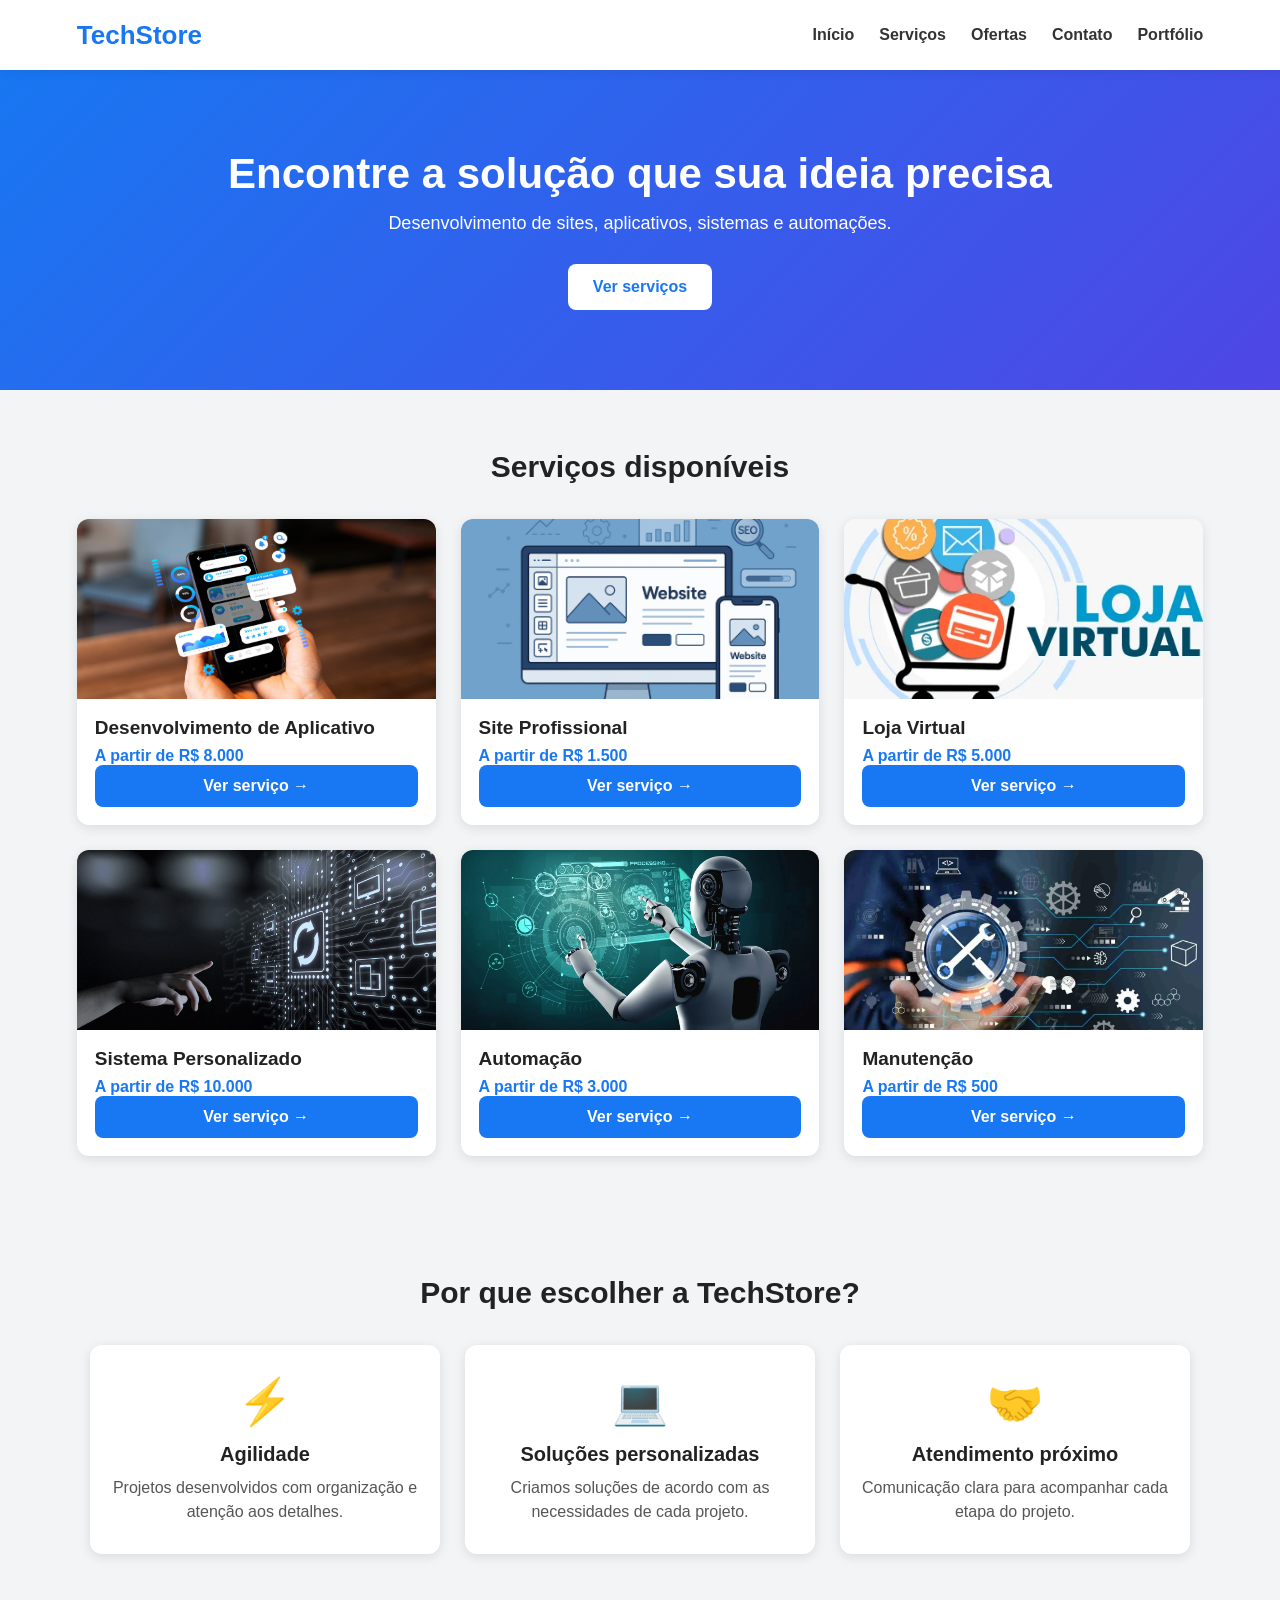
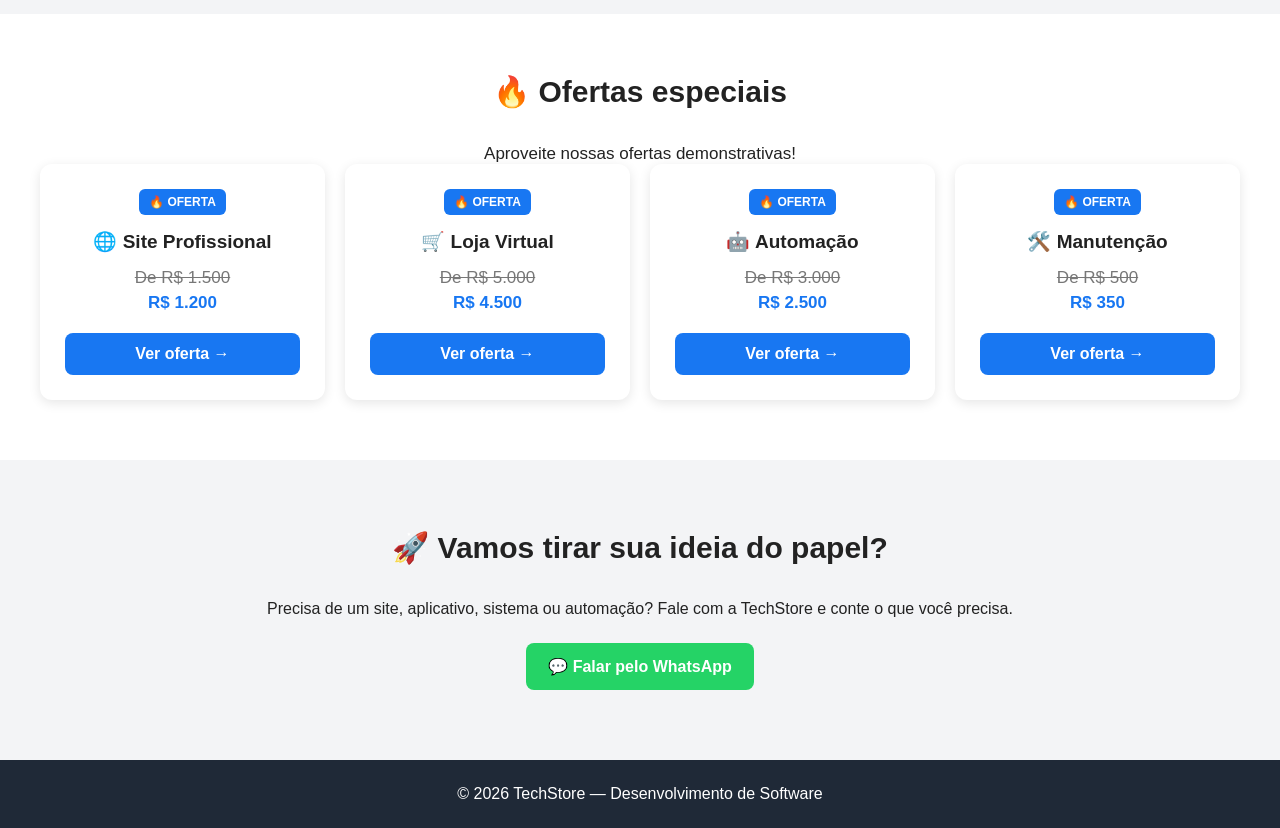
<file: index.html>
<!DOCTYPE html>
<html lang="pt-BR">
<head>
    <meta charset="UTF-8">
    <meta name="viewport" content="width=device-width, initial-scale=1.0">

    <title>TechStore | Desenvolvimento de Software</title>

    <link rel="stylesheet" href="style.css">
</head>

<body>

    <header class="topo">
        <div class="logo">TechStore</div>

        <nav>
            <a href="#inicio">Início</a>
            <a href="#servicos">Serviços</a>
            <a href="#ofertas">Ofertas</a>
            <a href="#contato">Contato</a>
            <a href="portfolio.html">Portfólio</a>
        </nav>
    </header>


    <section id="inicio" class="inicio">

        <h1>Encontre a solução que sua ideia precisa</h1>

        <p>
            Desenvolvimento de sites, aplicativos, sistemas e automações.
        </p>

        <a href="#servicos" class="botao-principal">
            Ver serviços
        </a>

    </section>


    <section id="servicos" class="servicos">

        <h2>Serviços disponíveis</h2>

        <div class="grade-produtos">

            <a href="aplicativo.html" class="card">
                <div class="imagem-card">
                      <img src="imagens/aplicativo.jpg" alt="Desenvolvimento de Aplicativo">

</div>  
                <h3>Desenvolvimento de Aplicativo</h3>
                <p>A partir de R$ 8.000</p>
                <span>Ver serviço →</span>
            </a>


            <a href="site.html" class="card">
                <div class="imagem-card">
                        <img src="imagens/site.jpg" alt="Site Profissional">
</div>
                <h3>Site Profissional</h3>
                <p>A partir de R$ 1.500</p>
                <span>Ver serviço →</span>
            </a>


            <a href="loja.html" class="card">
                <div class="imagem-card">
                      <img src="imagens/loja.jpg" alt="Loja Virtual">
</div>
                <h3>Loja Virtual</h3>
                <p>A partir de R$ 5.000</p>
                <span>Ver serviço →</span>
            </a>


            <a href="sistema.html" class="card">
                <div class="imagem-card">
                     <img src="imagens/sistema.jpg" alt="Sistema Personalizado">
</div> 
                <h3>Sistema Personalizado</h3>
                <p>A partir de R$ 10.000</p>
                <span>Ver serviço →</span>
            </a>


            <a href="automacao.html" class="card">
                <div class="imagem-card">
                      <img src="imagens/automacao.jpg" alt="Automação">
</div>
                <h3>Automação</h3>
                <p>A partir de R$ 3.000</p>
                <span>Ver serviço →</span>
            </a>

            <a href="manutencao.html" class="card">
                <div class="imagem-card">
                    <img src="imagens/manutencao.jpg" alt="manutencao"> </div>

                <h3>Manutenção</h3>
                <p>A partir de R$ 500</p>
                <span>Ver serviço →</span>
            </a>

        </div>

    </section>

   <section class="diferenciais">
    <h2>Por que escolher a TechStore?</h2>

    <div class="grade-diferenciais">

        <div class="card-diferencial">
            <div class="icone">⚡</div>
            <h3>Agilidade</h3>
            <p>Projetos desenvolvidos com organização e atenção aos detalhes.</p>
        </div>

        <div class="card-diferencial">
            <div class="icone">💻</div>
            <h3>Soluções personalizadas</h3>
            <p>Criamos soluções de acordo com as necessidades de cada projeto.</p>
        </div>

        <div class="card-diferencial">
            <div class="icone">🤝</div>
            <h3>Atendimento próximo</h3>
            <p>Comunicação clara para acompanhar cada etapa do projeto.</p>
        </div>

    </div>
</section> 

    <section id="ofertas" class="ofertas">
    <h2>🔥 Ofertas especiais</h2>
    <p>Aproveite nossas ofertas demonstrativas!</p>

    <div class="grade-ofertas">

        <div class="card-oferta">
            <span class="selo-oferta">🔥 OFERTA</span>
            <h3>🌐 Site Profissional</h3>
            <p class="preco-antigo">De R$ 1.500</p>
            <p class="preco-oferta">R$ 1.200</p>
            <a href="site.html">Ver oferta →</a>
        </div>

        <div class="card-oferta">
            <span class="selo-oferta">🔥 OFERTA</span>
            <h3>🛒 Loja Virtual</h3>
            <p class="preco-antigo">De R$ 5.000</p>
            <p class="preco-oferta">R$ 4.500</p>
            <a href="loja.html">Ver oferta →</a>
        </div>

        <div class="card-oferta">
            <span class="selo-oferta">🔥 OFERTA</span>
            <h3>🤖 Automação</h3>
            <p class="preco-antigo">De R$ 3.000</p>
            <p class="preco-oferta">R$ 2.500</p>
            <a href="automacao.html">Ver oferta →</a>
        </div>

        <div class="card-oferta">
            <span class="selo-oferta">🔥 OFERTA</span>
            <h3>🛠️ Manutenção</h3>
            <p class="preco-antigo">De R$ 500</p>
            <p class="preco-oferta">R$ 350</p>
            <a href="manutencao.html">Ver oferta →</a>
        </div>

    </div>
</section>


    <section id="contato" class="contato">
    <h2>🚀 Vamos tirar sua ideia do papel?</h2>

    <p>
        Precisa de um site, aplicativo, sistema ou automação?
        Fale com a TechStore e conte o que você precisa.
    </p>

    <a href="https://wa.me/5538984329800?text=Olá! Gostaria de solicitar um orçamento."
       target="_blank"
       class="botao-whatsapp">
        💬 Falar pelo WhatsApp
    </a>
</section>


    <footer>
        <p>© 2026 TechStore — Desenvolvimento de Software</p>
    </footer>

</body>
</html>
</file>
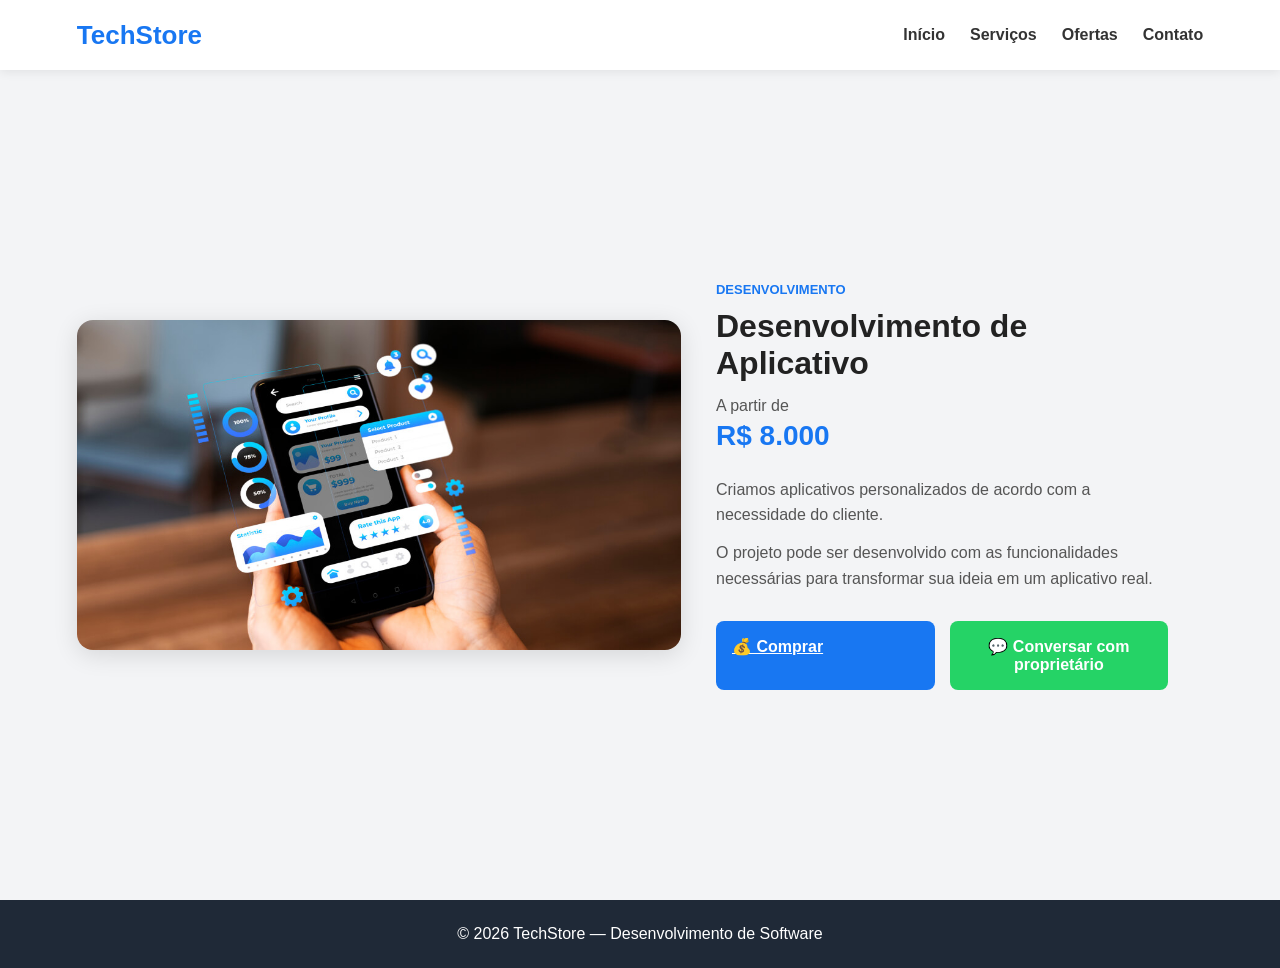
<file: aplicativo.html>
<!DOCTYPE html>
<html lang="pt-BR">

<head>
    <meta charset="UTF-8">
    <meta name="viewport" content="width=device-width, initial-scale=1.0">

    <title>Desenvolvimento de Aplicativo | TechStore</title>

    <link rel="stylesheet" href="style.css">
</head>

<body>

<header class="topo">

    <div class="logo">
        TechStore
    </div>

    <nav>
        <a href="index.html">Início</a>
        <a href="index.html#servicos">Serviços</a>
        <a href="index.html#ofertas">Ofertas</a>
        <a href="index.html#contato">Contato</a>
    </nav>

</header>


<main class="pagina-produto">

    <div class="produto-card">

        <div class="produto-imagem">
             <img src="imagens/aplicativo.jpg" alt="Desenvolvimento de Aplicativo">

</div>
        </div>


        <div class="produto-info">

            <span class="categoria">
                DESENVOLVIMENTO
            </span>


            <h1>
                Desenvolvimento de Aplicativo
            </h1>


            <div class="preco">

                A partir de

                <strong>
                    R$ 8.000
                </strong>

            </div>


            <p class="descricao">
                Criamos aplicativos personalizados de acordo
                com a necessidade do cliente.
            </p>


            <p class="descricao">
                O projeto pode ser desenvolvido com as
                funcionalidades necessárias para transformar
                sua ideia em um aplicativo real.
            </p>


            <div class="acoes">

                <a href="solicitar.html?servico=aplicativo" class="botao-comprar">
    💰 Comprar
</a>


                <a
                    class="botao-whatsapp"
                    href="https://wa.me/5538984329800?text=Olá! Tenho interesse no desenvolvimento de um aplicativo."
                    target="_blank">

                    💬 Conversar com proprietário

                </a>

            </div>

        </div>

    </div>

</main>


<footer>

    <p>
        © 2026 TechStore — Desenvolvimento de Software
    </p>

</footer>

</body>
</html>
</file>
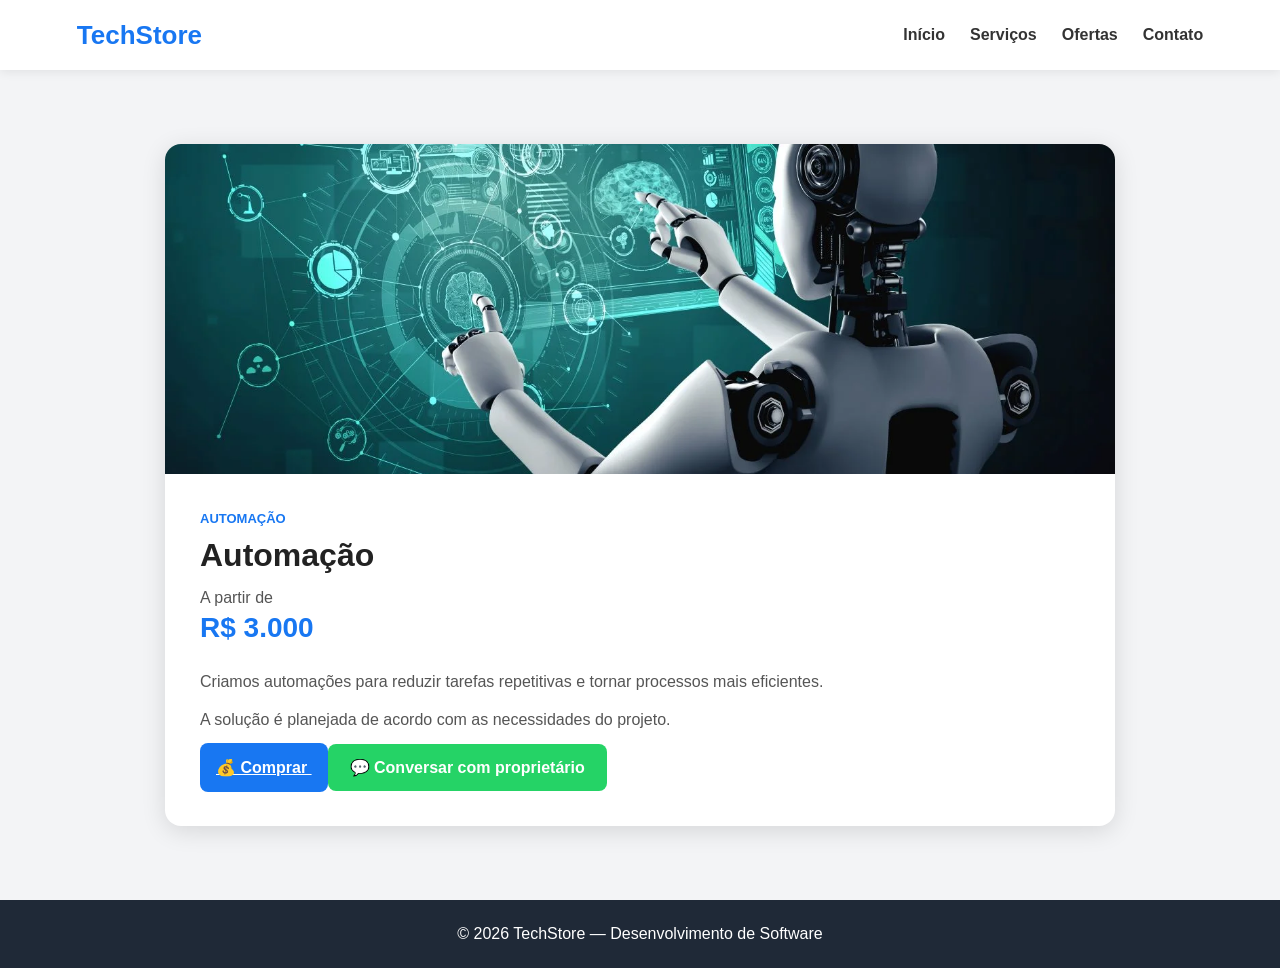
<file: automacao.html>
<!DOCTYPE html>
<html lang="pt-BR">
<head>
    <meta charset="UTF-8">
    <meta name="viewport" content="width=device-width, initial-scale=1.0">
    <title>Automação | TechStore</title>
    <link rel="stylesheet" href="style.css">
</head>

<body>

<header class="topo">
    <div class="logo">TechStore</div>
    <nav>
        <a href="index.html">Início</a>
        <a href="index.html#servicos">Serviços</a>
        <a href="index.html#ofertas">Ofertas</a>
        <a href="index.html#contato">Contato</a>
    </nav>
</header>

<main class="pagina-produto">
    <div class="produto-card">

        <div class="produto-imagem">
                <img src="imagens/automacao.jpg" alt="Automação">
</div>

        <div class="produto-info">
            <span class="categoria">AUTOMAÇÃO</span>

            <h1>Automação</h1>

            <div class="preco">
                A partir de
                <strong>R$ 3.000</strong>
            </div>

            <p class="descricao">
                Criamos automações para reduzir tarefas repetitivas
                e tornar processos mais eficientes.
            </p>

            <p class="descricao">
                A solução é planejada de acordo com as necessidades
                do projeto.
            </p>

            <a href="solicitar.html?servico=automacao" class="botao-comprar">
    💰 Comprar
</a>

                <a class="botao-whatsapp"
                    href="https://wa.me/5538984329800?text=Olá! Tenho interesse em uma automação."
                    target="_blank">
                    💬 Conversar com proprietário
                </a>
            </div>
        </div>

    </div>
</main>

<footer>
    <p>© 2026 TechStore — Desenvolvimento de Software</p>
</footer>

</body>
</html>
</file>
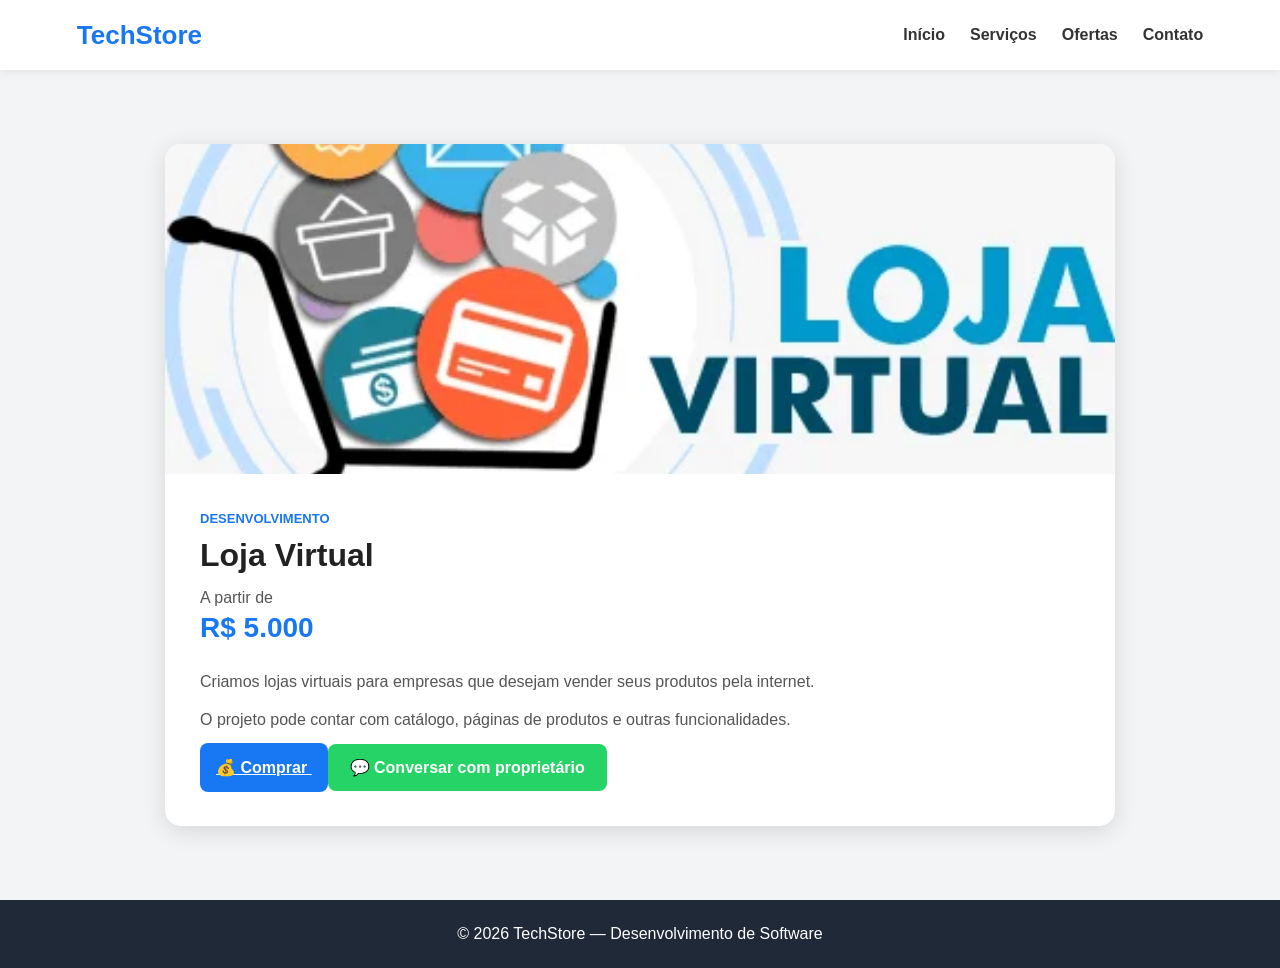
<file: loja.html>
<!DOCTYPE html>
<html lang="pt-BR">
<head>
    <meta charset="UTF-8">
    <meta name="viewport" content="width=device-width, initial-scale=1.0">
    <title>Loja Virtual | TechStore</title>
    <link rel="stylesheet" href="style.css">
</head>

<body>

<header class="topo">
    <div class="logo">TechStore</div>
    <nav>
        <a href="index.html">Início</a>
        <a href="index.html#servicos">Serviços</a>
        <a href="index.html#ofertas">Ofertas</a>
        <a href="index.html#contato">Contato</a>
    </nav>
</header>

<main class="pagina-produto">
    <div class="produto-card">

        <div class="produto-imagem">
               <img src="imagens/loja.jpg" alt="Loja Virtual">
</div>

        <div class="produto-info">
            <span class="categoria">DESENVOLVIMENTO</span>

            <h1>Loja Virtual</h1>

            <div class="preco">
                A partir de
                <strong>R$ 5.000</strong>
            </div>

            <p class="descricao">
                Criamos lojas virtuais para empresas que desejam
                vender seus produtos pela internet.
            </p>

            <p class="descricao">
                O projeto pode contar com catálogo, páginas de
                produtos e outras funcionalidades.
            </p>

           <a href="solicitar.html?servico=loja" class="botao-comprar">
    💰 Comprar
</a> 

                <a class="botao-whatsapp"
                    href="https://wa.me/5538984329800?text=Olá! Tenho interesse em uma loja virtual."
                    target="_blank">
                    💬 Conversar com proprietário
                </a>
            </div>
        </div>

    </div>
</main>

<footer>
    <p>© 2026 TechStore — Desenvolvimento de Software</p>
</footer>

</body>
</html>
</file>
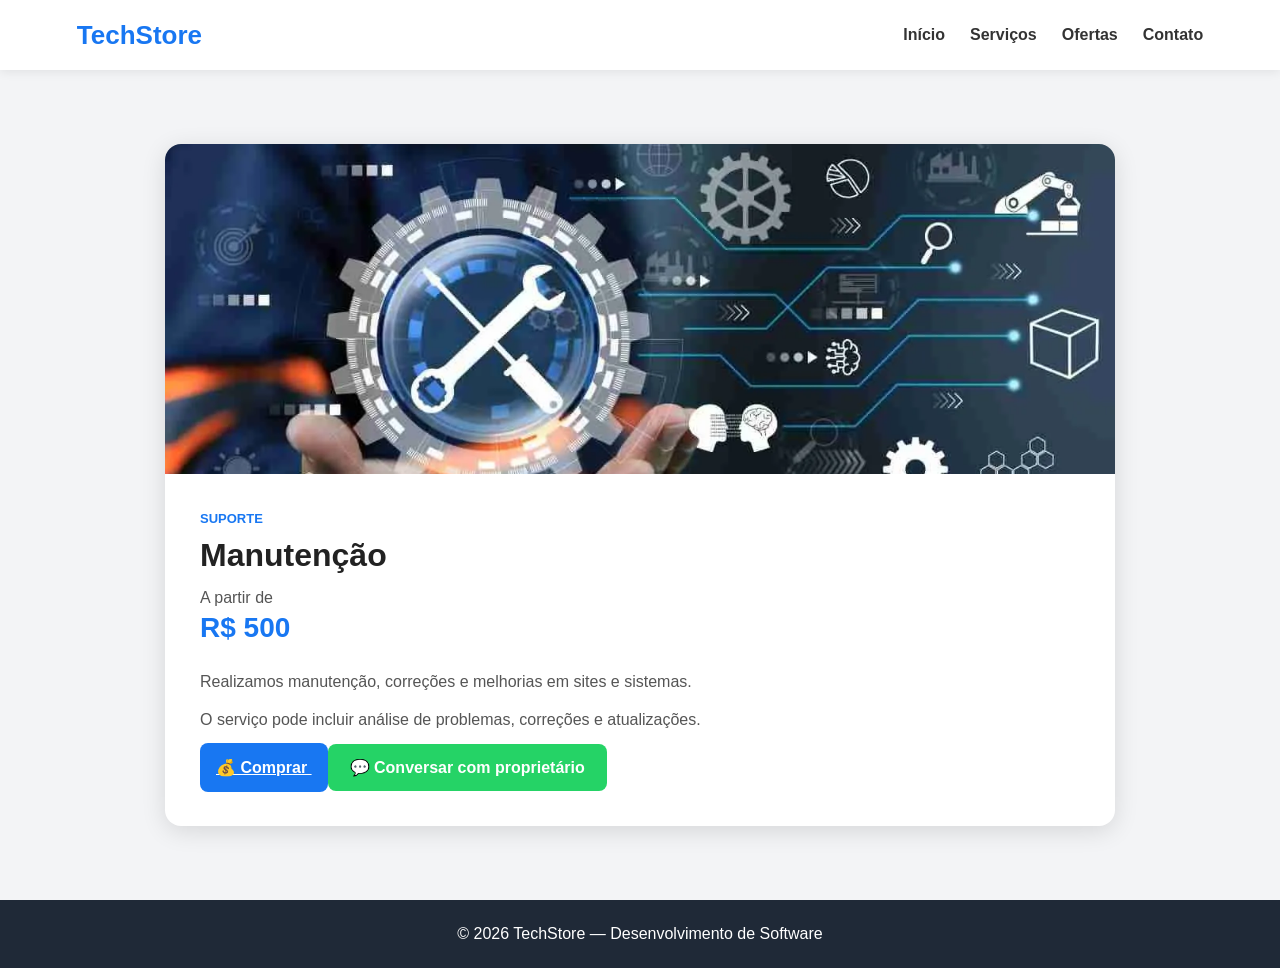
<file: manutencao.html>
<!DOCTYPE html>
<html lang="pt-BR">
<head>
    <meta charset="UTF-8">
    <meta name="viewport" content="width=device-width, initial-scale=1.0">
    <title>Manutenção | TechStore</title>
    <link rel="stylesheet" href="style.css">
</head>

<body>

<header class="topo">
    <div class="logo">TechStore</div>
    <nav>
        <a href="index.html">Início</a>
        <a href="index.html#servicos">Serviços</a>
        <a href="index.html#ofertas">Ofertas</a>
        <a href="index.html#contato">Contato</a>
    </nav>
</header>

<main class="pagina-produto">
    <div class="produto-card">

        <div class="produto-imagem">
            <img src="imagens/manutencao.jpg" alt="manutencao"> </div>

        <div class="produto-info">
            <span class="categoria">SUPORTE</span>

            <h1>Manutenção</h1>

            <div class="preco">
                A partir de
                <strong>R$ 500</strong>
            </div>

            <p class="descricao">
                Realizamos manutenção, correções e melhorias
                em sites e sistemas.
            </p>

            <p class="descricao">
                O serviço pode incluir análise de problemas,
                correções e atualizações.
            </p>

            <a href="solicitar.html?servico=manutencao" class="botao-comprar">
    💰 Comprar
</a>

                <a class="botao-whatsapp"
                    href="https://wa.me/5538984329800?text=Olá! Tenho interesse no serviço de manutenção."
                    target="_blank">
                    💬 Conversar com proprietário
                </a>
            </div>
        </div>

    </div>
</main>

<footer>
    <p>© 2026 TechStore — Desenvolvimento de Software</p>
</footer>

</body>
</html>
</file>
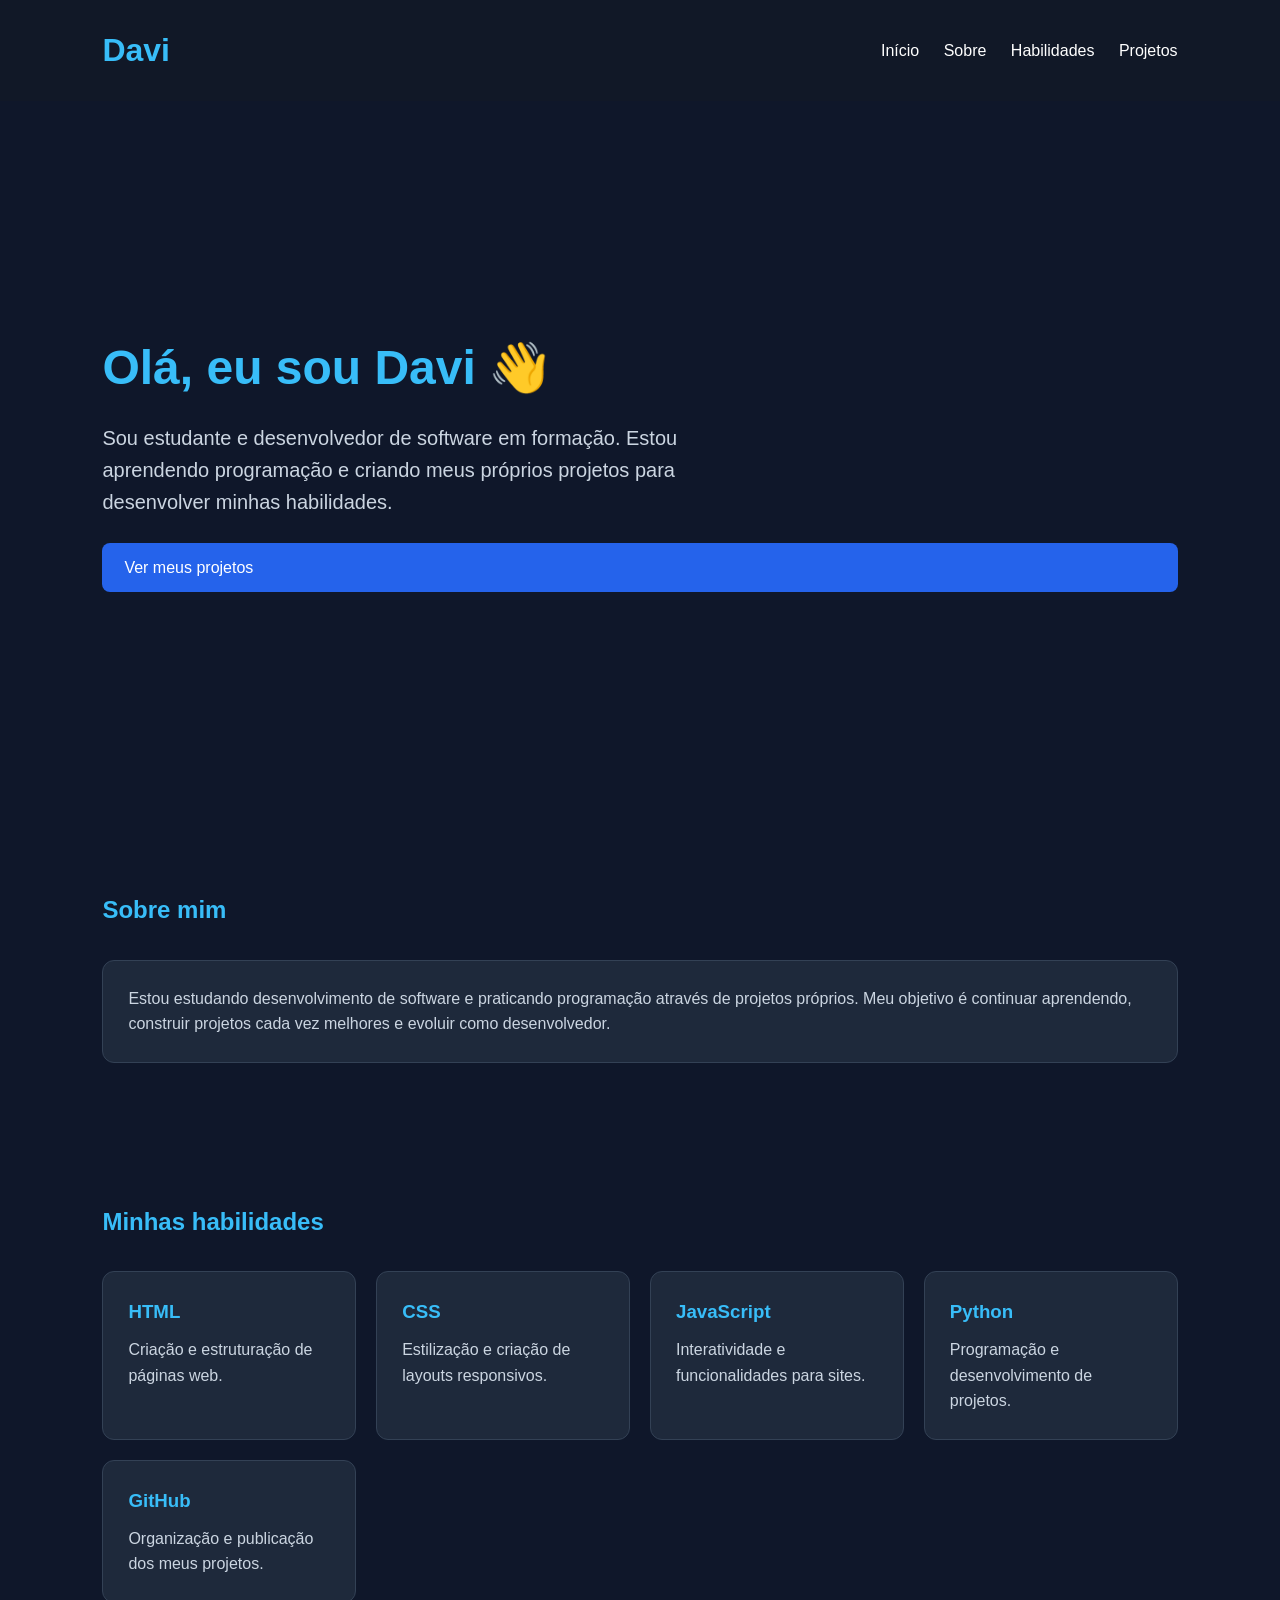
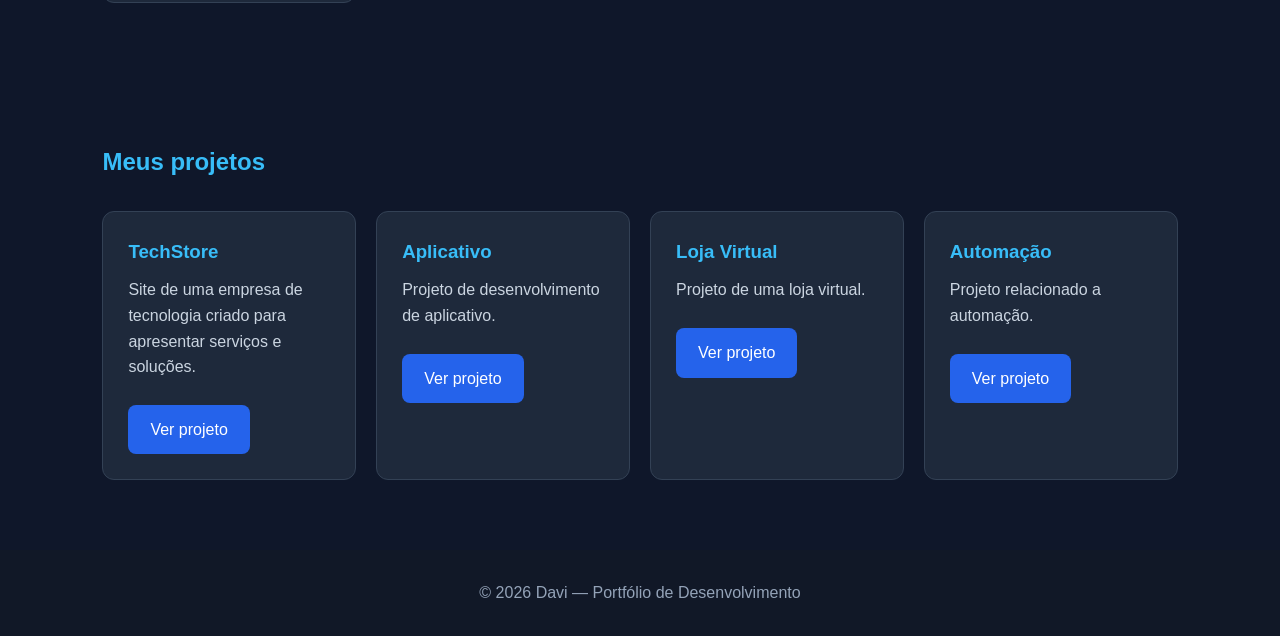
<file: portfolio.html>
<!DOCTYPE html>
<html lang="pt-BR">
<head>
    <meta charset="UTF-8">
    <meta name="viewport" content="width=device-width, initial-scale=1.0">

    <title>Portfólio | Davi</title>

    <style>
        * {
            margin: 0;
            padding: 0;
            box-sizing: border-box;
            font-family: Arial, sans-serif;
        }

        body {
            background: #0f172a;
            color: white;
            line-height: 1.6;
        }

        header {
            padding: 25px 8%;
            background: #111827;
            display: flex;
            justify-content: space-between;
            align-items: center;
            position: sticky;
            top: 0;
        }

        header h1 {
            color: #38bdf8;
        }

        nav a {
            color: white;
            text-decoration: none;
            margin-left: 20px;
        }

        nav a:hover {
            color: #38bdf8;
        }

        section {
            padding: 70px 8%;
        }

        .inicio {
            min-height: 80vh;
            display: flex;
            flex-direction: column;
            justify-content: center;
        }

        .inicio h2 {
            font-size: 48px;
            margin-bottom: 15px;
        }

        .inicio span {
            color: #38bdf8;
        }

        .inicio p {
            max-width: 650px;
            font-size: 20px;
            color: #cbd5e1;
        }

        .botao {
            display: inline-block;
            margin-top: 25px;
            padding: 12px 22px;
            background: #2563eb;
            color: white;
            text-decoration: none;
            border-radius: 8px;
        }

        .botao:hover {
            background: #1d4ed8;
        }

        h2 {
            margin-bottom: 30px;
            color: #38bdf8;
        }

        .habilidades,
        .projetos {
            display: grid;
            grid-template-columns: repeat(auto-fit, minmax(220px, 1fr));
            gap: 20px;
        }

        .card {
            background: #1e293b;
            padding: 25px;
            border-radius: 12px;
            border: 1px solid #334155;
        }

        .card h3 {
            margin-bottom: 10px;
            color: #38bdf8;
        }

        .card p {
            color: #cbd5e1;
        }

        footer {
            text-align: center;
            padding: 30px;
            background: #111827;
            color: #94a3b8;
        }

        @media (max-width: 600px) {
            header {
                flex-direction: column;
                gap: 15px;
            }

            nav a {
                margin: 5px;
            }

            .inicio h2 {
                font-size: 36px;
            }

            .inicio p {
                font-size: 17px;
            }
        }
    </style>
</head>

<body>

<header>
    <h1>Davi</h1>

    <nav>
        <a href="#inicio">Início</a>
        <a href="#sobre">Sobre</a>
        <a href="#habilidades">Habilidades</a>
        <a href="#projetos">Projetos</a>
    </nav>
</header>

<section class="inicio" id="inicio">
    <h2>Olá, eu sou <span>Davi</span> 👋</h2>

    <p>
        Sou estudante e desenvolvedor de software em formação.
        Estou aprendendo programação e criando meus próprios projetos
        para desenvolver minhas habilidades.
    </p>

    <a class="botao" href="#projetos">Ver meus projetos</a>
</section>

<section id="sobre">
    <h2>Sobre mim</h2>

    <div class="card">
        <p>
            Estou estudando desenvolvimento de software e praticando
            programação através de projetos próprios. Meu objetivo é
            continuar aprendendo, construir projetos cada vez melhores
            e evoluir como desenvolvedor.
        </p>
    </div>
</section>

<section id="habilidades">
    <h2>Minhas habilidades</h2>

    <div class="habilidades">

        <div class="card">
            <h3>HTML</h3>
            <p>Criação e estruturação de páginas web.</p>
        </div>

        <div class="card">
            <h3>CSS</h3>
            <p>Estilização e criação de layouts responsivos.</p>
        </div>

        <div class="card">
            <h3>JavaScript</h3>
            <p>Interatividade e funcionalidades para sites.</p>
        </div>

        <div class="card">
            <h3>Python</h3>
            <p>Programação e desenvolvimento de projetos.</p>
        </div>

        <div class="card">
            <h3>GitHub</h3>
            <p>Organização e publicação dos meus projetos.</p>
        </div>

    </div>
</section>

<section id="projetos">
    <h2>Meus projetos</h2>

    <div class="projetos">

        <div class="card">
            <h3>TechStore</h3>
            <p>
                Site de uma empresa de tecnologia criado para apresentar
                serviços e soluções.
            </p>

            <a class="botao" href="index.html">Ver projeto</a>
        </div>

        <div class="card">
            <h3>Aplicativo</h3>
            <p>
                Projeto de desenvolvimento de aplicativo.
            </p>

            <a class="botao" href="aplicativo.html">Ver projeto</a>
        </div>

        <div class="card">
            <h3>Loja Virtual</h3>
            <p>
                Projeto de uma loja virtual.
            </p>

            <a class="botao" href="loja.html">Ver projeto</a>
        </div>

        <div class="card">
            <h3>Automação</h3>
            <p>
                Projeto relacionado a automação.
            </p>

            <a class="botao" href="automacao.html">Ver projeto</a>
        </div>

    </div>
</section>

<footer>
    <p>© 2026 Davi — Portfólio de Desenvolvimento</p>
</footer>

</body>
</html>
</file>
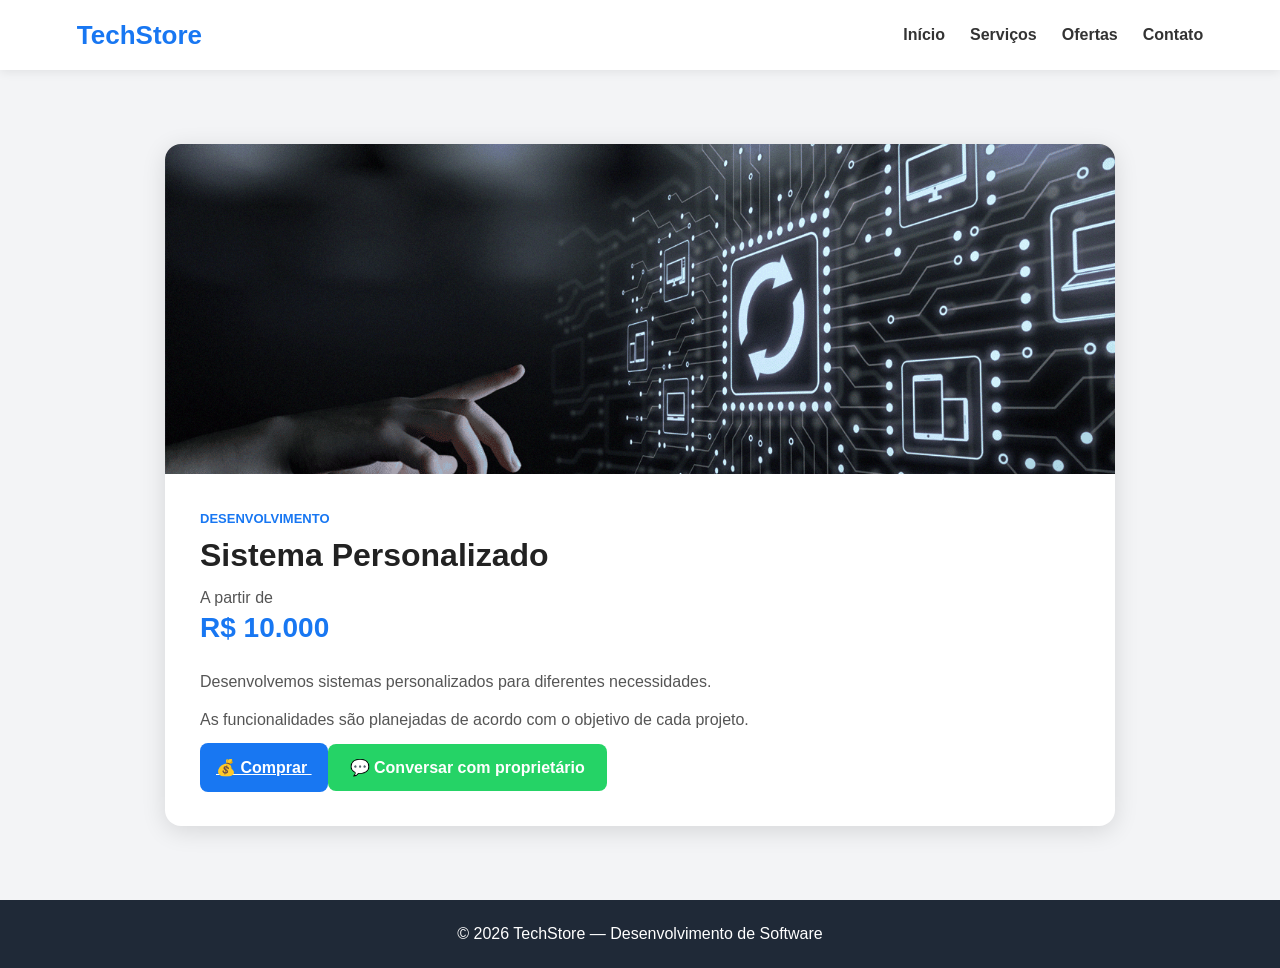
<file: sistema.html>
<!DOCTYPE html>
<html lang="pt-BR">
<head>
    <meta charset="UTF-8">
    <meta name="viewport" content="width=device-width, initial-scale=1.0">
    <title>Sistema Personalizado | TechStore</title>
    <link rel="stylesheet" href="style.css">
</head>

<body>

<header class="topo">
    <div class="logo">TechStore</div>
    <nav>
        <a href="index.html">Início</a>
        <a href="index.html#servicos">Serviços</a>
        <a href="index.html#ofertas">Ofertas</a>
        <a href="index.html#contato">Contato</a>
    </nav>
</header>

<main class="pagina-produto">
    <div class="produto-card">

        <div class="produto-imagem">
             <img src="imagens/sistema.jpg" alt="Sistema Personalizado">
</div>  

        <div class="produto-info">
            <span class="categoria">DESENVOLVIMENTO</span>

            <h1>Sistema Personalizado</h1>

            <div class="preco">
                A partir de
                <strong>R$ 10.000</strong>
            </div>

            <p class="descricao">
                Desenvolvemos sistemas personalizados para
                diferentes necessidades.
            </p>

            <p class="descricao">
                As funcionalidades são planejadas de acordo com
                o objetivo de cada projeto.
            </p>

            <a href="solicitar.html?servico=sistema" class="botao-comprar">
    💰 Comprar
</a>

                <a class="botao-whatsapp"
                    href="https://wa.me/5538984329800?text=Olá! Tenho interesse em um sistema personalizado."
                    target="_blank">
                    💬 Conversar com proprietário
                </a>
            </div>
        </div>

    </div>
</main>

<footer>
    <p>© 2026 TechStore — Desenvolvimento de Software</p>
</footer>

</body>
</html>
</file>
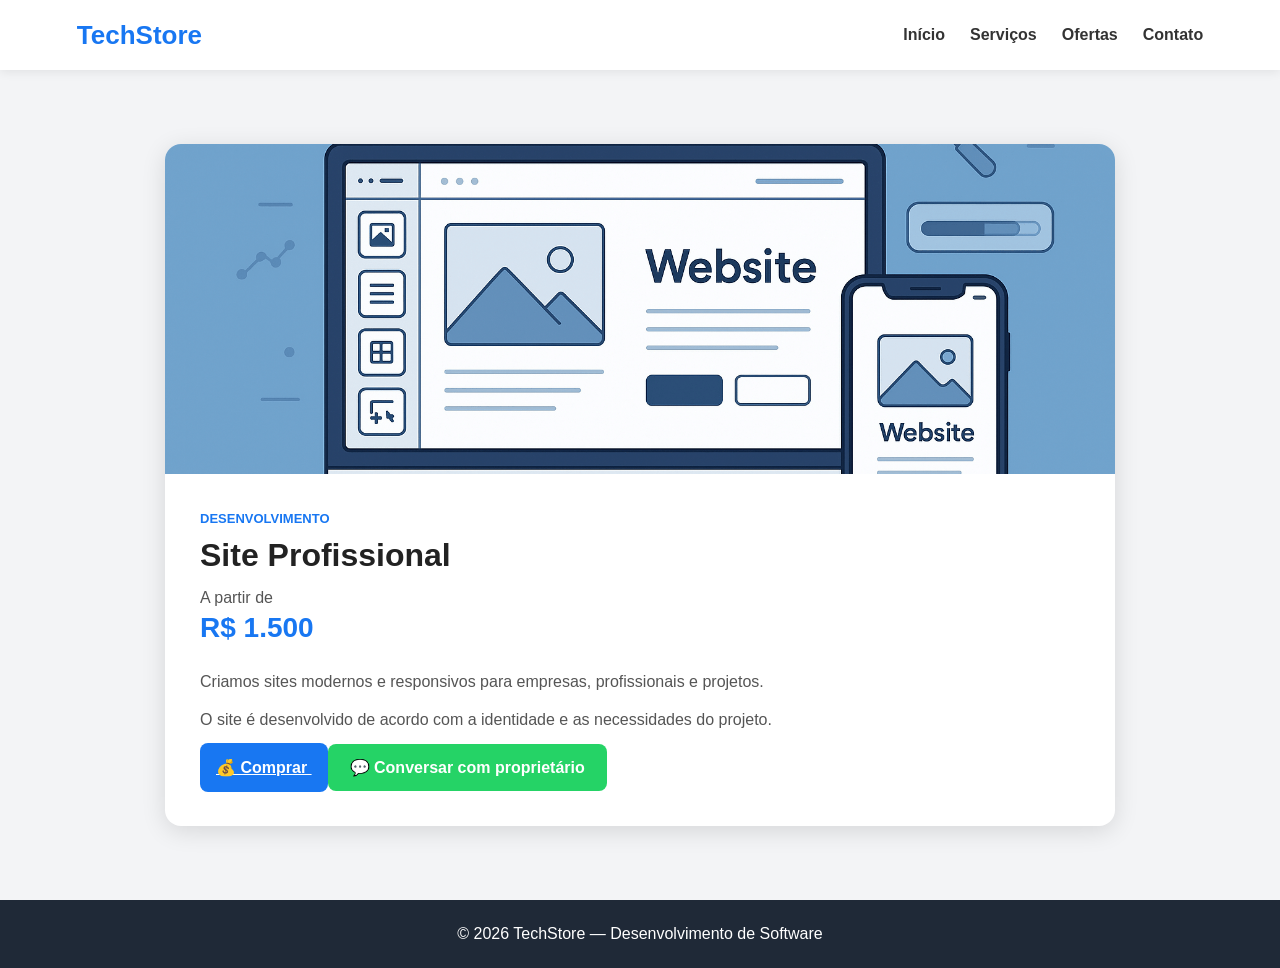
<file: site.html>
<!DOCTYPE html>
<html lang="pt-BR">
<head>
    <meta charset="UTF-8">
    <meta name="viewport" content="width=device-width, initial-scale=1.0">
    <title>Site Profissional | TechStore</title>
    <link rel="stylesheet" href="style.css">
</head>

<body>

<header class="topo">
    <div class="logo">TechStore</div>
    <nav>
        <a href="index.html">Início</a>
        <a href="index.html#servicos">Serviços</a>
        <a href="index.html#ofertas">Ofertas</a>
        <a href="index.html#contato">Contato</a>
    </nav>
</header>

<main class="pagina-produto">
    <div class="produto-card">

        <div class="produto-imagem">
               <img src="imagens/site.jpg" alt="Site Profissional">
</div>

        <div class="produto-info">
            <span class="categoria">DESENVOLVIMENTO</span>

            <h1>Site Profissional</h1>

            <div class="preco">
                A partir de
                <strong>R$ 1.500</strong>
            </div>

            <p class="descricao">
                Criamos sites modernos e responsivos para empresas,
                profissionais e projetos.
            </p>

            <p class="descricao">
                O site é desenvolvido de acordo com a identidade
                e as necessidades do projeto.
            </p>

            <a href="solicitar.html?servico=site" class="botao-comprar">
    💰 Comprar
</a>

                <a class="botao-whatsapp"
                    href="https://wa.me/5538984329800?text=Olá! Tenho interesse em um site profissional."
                    target="_blank">
                    💬 Conversar com proprietário
                </a>
            </div>
        </div>

    </div>
</main>

<footer>
    <p>© 2026 TechStore — Desenvolvimento de Software</p>
</footer>

</body>
</html>
</file>
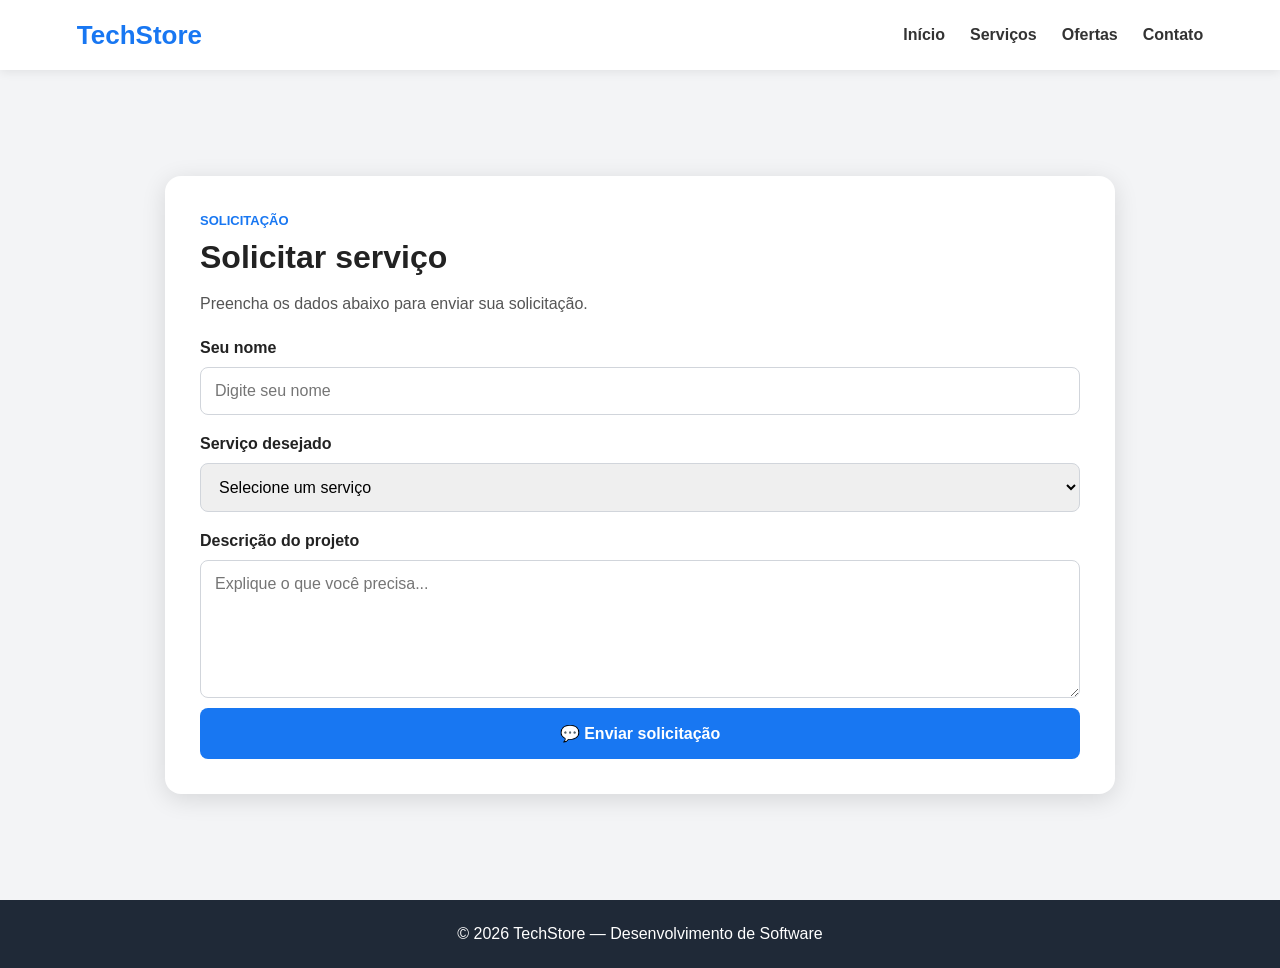
<file: solicitar.html>
<!DOCTYPE html>
<html lang="pt-BR">

<head>
    <meta charset="UTF-8">
    <meta name="viewport" content="width=device-width, initial-scale=1.0">

    <title>Solicitar serviço | TechStore</title>

    <link rel="stylesheet" href="style.css">
</head>

<body>

    <header class="topo">
        <div class="logo">TechStore</div>

        <nav>
            <a href="index.html">Início</a>
            <a href="index.html#servicos">Serviços</a>
            <a href="index.html#ofertas">Ofertas</a>
            <a href="index.html#contato">Contato</a>
        </nav>
    </header>

    <main class="pagina-produto">

        <div class="produto-card">

            <div class="produto-info">

                <span class="categoria">SOLICITAÇÃO</span>

                <h1>Solicitar serviço</h1>

                <p class="descricao">
                    Preencha os dados abaixo para enviar sua solicitação.
                </p>

                <form id="formSolicitacao">

                    <label for="nome">Seu nome</label>
                    <input
                        type="text"
                        id="nome"
                        placeholder="Digite seu nome"
                        required
                    >

                    <label for="servico">Serviço desejado</label>
                    <select id="servico" required>
                        <option value="">Selecione um serviço</option>
                        <option>Desenvolvimento de Aplicativo</option>
                        <option>Site Profissional</option>
                        <option>Loja Virtual</option>
                        <option>Sistema Personalizado</option>
                        <option>Automação</option>
                        <option>Manutenção</option>
                    </select>

                    <label for="projeto">Descrição do projeto</label>
                    <textarea
                        id="projeto"
                        rows="6"
                        placeholder="Explique o que você precisa..."
                        required
                    ></textarea>

                    <button type="submit" class="botao-comprar">
                        💬 Enviar solicitação
                    </button>

                </form>

            </div>

        </div>

    </main>

    <footer>
        <p>© 2026 TechStore — Desenvolvimento de Software</p>
    </footer>

    <script src="script.js"></script>

</body>
</html>
</file>
<file: style.css>
* {
    margin: 0;
    padding: 0;
    box-sizing: border-box;
}

html {
    scroll-behavior: smooth;
}

body {
    font-family: Arial, sans-serif;
    background: #f3f4f6;
    color: #222;
}


/* =========================
   TOPO
========================= */

.topo {
    background: #ffffff;
    min-height: 70px;
    padding: 0 6%;
    display: flex;
    align-items: center;
    justify-content: space-between;
    box-shadow: 0 2px 10px rgba(0, 0, 0, 0.08);
    position: sticky;
    top: 0;
    z-index: 10;
}

.logo {
    font-size: 26px;
    font-weight: bold;
    color: #1877f2;
}

nav {
    display: flex;
    gap: 25px;
}

nav a {
    text-decoration: none;
    color: #333;
    font-weight: bold;
}

nav a:hover {
    color: #1877f2;
}


/* =========================
   INÍCIO
========================= */

.inicio {
    text-align: center;
    padding: 80px 20px;
    background: linear-gradient(135deg, #1877f2, #4f46e5);
    color: white;
}

.inicio h1 {
    font-size: 42px;
    margin-bottom: 15px;
}

.inicio p {
    font-size: 18px;
    margin-bottom: 30px;
}

.botao-principal {
    display: inline-block;
    background: white;
    color: #1877f2;
    padding: 14px 25px;
    border-radius: 8px;
    text-decoration: none;
    font-weight: bold;
}

.botao-principal:hover {
    transform: translateY(-2px);
}


/* =========================
   SERVIÇOS
========================= */

.servicos {
    padding: 60px 6%;
}

.servicos h2,
.ofertas h2,
.contato h2 {
    text-align: center;
    margin-bottom: 35px;
    font-size: 30px;
}

.grade-produtos {
    display: grid;
    grid-template-columns: repeat(3, 1fr);
    gap: 25px;
}


/* =========================
   CARDS
========================= */

.card {
    background: white;
    border-radius: 12px;
    overflow: hidden;
    text-decoration: none;
    color: #222;
    box-shadow: 0 3px 12px rgba(0, 0, 0, 0.10);
    transition: 0.2s;
}

.card:hover {
    transform: translateY(-5px);
    box-shadow: 0 8px 20px rgba(0, 0, 0, 0.15);
}

.imagem-card {
    height: 180px;
    background: #e8f0fe;
    display: flex;
    align-items: center;
    justify-content: center;
    font-size: 75px;
}

.imagem-card img {
    width: 100%;
    height: 100%;
    object-fit: cover;
    transition: 0.3s; 
}

.card:hover .imagem-card img {
    transform: scale(1.05);
    transition: 0.3s;
}

.card:hover .imagem-card {
    filter: brightness(0.9);
}

.card:hover span {
    transform: translateX(5px);
    transition: 0.3s;
}

.card h3 {
    font-size: 19px;
    padding: 18px 18px 8px;
}

.card p {
    padding: 0 18px;
    color: #1877f2;
    font-weight: bold;
}

.card span {
    display: block;
    margin: 0 18px 18px;
    padding: 12px;
    background: #1877f2;
    color: white;
    text-align: center;
    border-radius: 8px;
    font-weight: bold;
}


/* =========================
   OFERTAS
========================= */

.ofertas {
    background: white;
    padding: 60px 20px;
    text-align: center;
}

.ofertas p {
    font-size: 17px;
}


/* =========================
   CONTATO
========================= */

.contato {
    padding: 70px 20px;
    text-align: center;
}

.contato p {
    margin-bottom: 25px;
}


/* =========================
   WHATSAPP
========================= */

.botao-whatsapp {
    display: inline-block;
    background: #25d366;
    color: white;
    padding: 14px 22px;
    border-radius: 8px;
    text-decoration: none;
    font-weight: bold;
}

.botao-whatsapp:hover {
    opacity: 0.9;
}


/* =========================
   PÁGINA DO PRODUTO
========================= */

.pagina-produto {
    min-height: calc(100vh - 70px);
    padding: 60px 6%;
    display: flex;
    justify-content: center;
    align-items: center;
}

.produto-card {
    width: 100%;
    max-width: 950px;
    background: white;
    border-radius: 16px;
    overflow: hidden;
    box-shadow: 0 5px 25px rgba(0, 0, 0, 0.12);
}

.produto-imagem {
    height: 330px;
    background: #e8f0fe;
    display: flex;
    justify-content: center;
    align-items: center;
    font-size: 130px;
}

.produto-imagem img {
    width: 100%;
    height: 100%;
    object-fit: cover;
}

.produto-info {
    padding: 35px;
}

.categoria {
    color: #1877f2;
    font-size: 13px;
    font-weight: bold;
}

.produto-info h1 {
    font-size: 32px;
    margin: 10px 0 15px;
}

.preco {
    font-size: 16px;
    color: #555;
    margin-bottom: 25px;
}

.preco strong {
    display: block;
    color: #1877f2;
    font-size: 28px;
    margin-top: 5px;
}

.descricao {
    color: #555;
    line-height: 1.6;
    margin-bottom: 12px;
}


/* =========================
   BOTÕES DO PRODUTO
========================= */

.acoes {
    display: flex;
    gap: 15px;
    margin-top: 30px;
}

.botao-comprar {
    flex: 1;
    border: none;
    background: #1877f2;
    color: white;
    padding: 16px;
    border-radius: 8px;
    font-size: 16px;
    font-weight: bold;
    cursor: pointer;
}

.botao-comprar:hover {
    opacity: 0.9;
}

.acoes .botao-whatsapp {
    flex: 1;
    text-align: center;
    padding: 16px;
}


/* =========================
   RODAPÉ
========================= */

footer {
    background: #1f2937;
    color: white;
    text-align: center;
    padding: 25px;
}


/* =========================
   CELULAR
========================= */

@media (max-width: 800px) {
    .topo {
        padding: 18px;
        flex-direction: column;
        gap: 15px;
    }

    nav {
        gap: 15px;
        flex-wrap: wrap;
        justify-content: center;
    }

    .inicio h1 {
        font-size: 30px;
    }

    .grade-produtos {
        grid-template-columns: 1fr;
    }

    .grade-ofertas {
        grid-template-columns: 1fr;
    }

}

@media (max-width: 600px) {

    .pagina-produto {
        padding: 25px 15px;
    }

    .produto-imagem {
        height: 230px;
        font-size: 90px;
    }

    .produto-info {
        padding: 25px 20px;
    }

    .produto-info h1 {
        font-size: 25px;
    }

    .acoes {
        flex-direction: column;
    }

}

#formSolicitacao {
    display: flex;
    flex-direction: column;
    gap: 10px;
}

#formSolicitacao label {
    font-weight: bold;
    margin-top: 10px;
}

#formSolicitacao input,
#formSolicitacao select,
#formSolicitacao textarea {
    width: 100%;
    padding: 14px;
    border: 1px solid #d1d5db;
    border-radius: 8px;
    font-size: 16px;
    font-family: Arial, sans-serif;
}

#formSolicitacao textarea {
    resize: vertical;
}

.grade-ofertas {
    display: grid;
    grid-template-columns: repeat(4, 1fr);
    gap: 20px;
    max-width: 1200px;
    margin: 0 auto;
}

.card-oferta {
    background: #fff;
    padding: 25px;
    border-radius: 12px;
    box-shadow: 0 3px 12px rgba(0,0,0,.10);
    text-align: center;
    transition: .2s;
}

.card-oferta:hover {
    transform: translateY(-5px);
    box-shadow: 0 8px 20px rgba(0,0,0,.15);
}

.selo-oferta {
    display: inline-block;
    background: #1877f2;
    color: #fff;
    padding: 6px 10px;
    border-radius: 6px;
    font-size: 12px;
    font-weight: bold;
    margin-bottom: 15px;
}

.card-oferta h3 {
    font-size: 19px;
    margin-bottom: 15px;
}

.preco-antigo {
    color: #777;
    text-decoration: line-through;
    margin-bottom: 5px;
}

.preco-oferta {
    color: #1877f2;
    font-size: 26px;
    font-weight: bold;
    margin-bottom: 20px;
}

.card-oferta a {
    display: block;
    background: #1877f2;
    color: #fff;
    padding: 12px;
    border-radius: 8px;
    text-decoration: none;
    font-weight: bold;
}

.card-oferta a:hover {
    opacity: .9;
}

.diferenciais {
    background: #f3f4f6;
    padding: 60px 6%;
    text-align: center;
}

.diferenciais h2 {
    font-size: 30px;
    margin-bottom: 35px;
}

.grade-diferenciais {
    display: grid;
    grid-template-columns: repeat(3, 1fr);
    gap: 25px;
    max-width: 1100px;
    margin: 0 auto;
}

.card-diferencial {
    background: #fff;
    padding: 30px 20px;
    border-radius: 12px;
    box-shadow: 0 3px 12px rgba(0,0,0,.10);
}

.icone {
    font-size: 45px;
    margin-bottom: 15px;
}

.card-diferencial h3 {
    margin-bottom: 10px;
    font-size: 20px;
}

.card-diferencial p {
    color: #555;
    line-height: 1.5;
}

@media(max-width:800px) {
    .grade-diferenciais {
        grid-template-columns: 1fr;
    }
}
</file>
